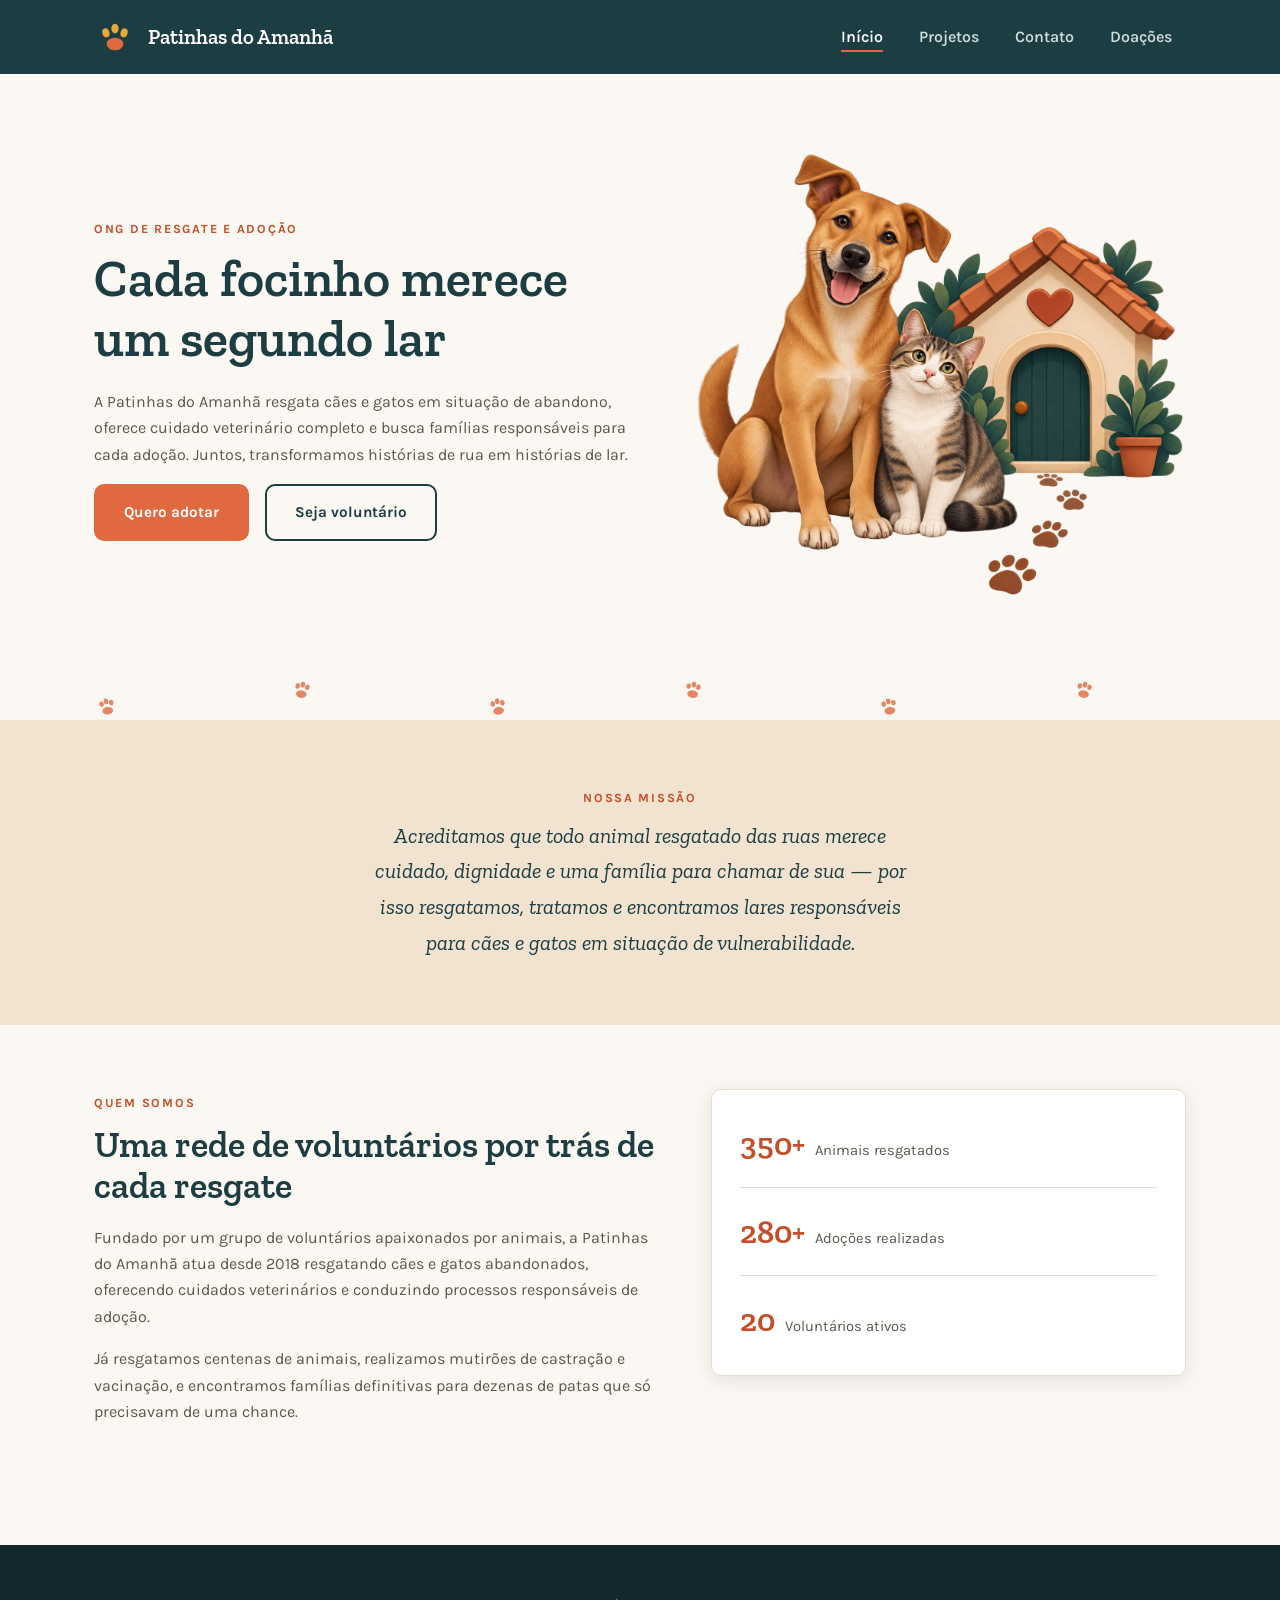
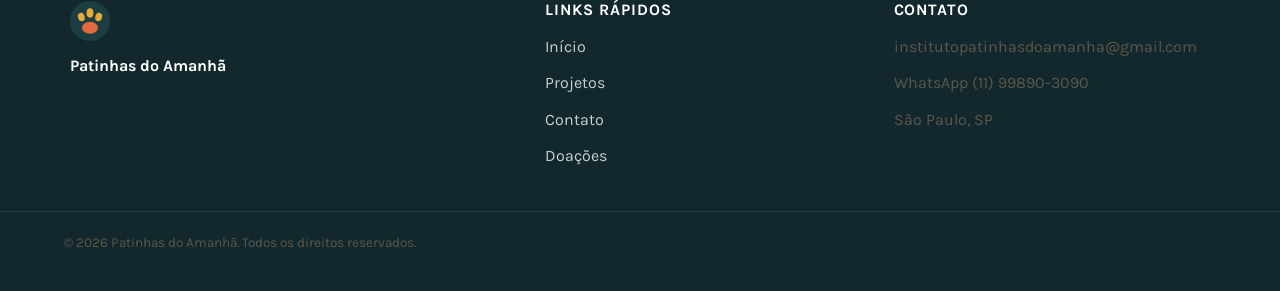
<file: Projeto 1 - ONG_Patinhas_do_Amanhã/public/index.html>
<!DOCTYPE html>
<html lang="pt-BR">
<head>
  <meta charset="UTF-8">
  <meta name="viewport" content="width=device-width, initial-scale=1.0">
  <title>Patinhas do Amanhã</title>
  <meta name="description" content="A ONG Patinha do Amanhã é, dedicada ao resgate, cuidado veterinário e adoção responsável de cães e gatos. Conheça nossos projetos e adote.">
  <link rel="icon" href="images/logo.svg" type="image/svg+xml">
  <link rel="preconnect" href="https://fonts.googleapis.com">
  <link rel="preconnect" href="https://fonts.gstatic.com" crossorigin>
  <link href="https://fonts.googleapis.com/css2?family=Karla:wght@400;500;600;700&family=Zilla+Slab:ital,wght@0,500;0,600;0,700;1,500&display=swap" rel="stylesheet">
  <link rel="stylesheet" href="css/style.css">
</head>
<body>

  <header class="site-header">
    <div class="container header-inner">
      <a href="index.html" class="logo-link">
        <img src="images/logo.svg" alt="Logotipo da Patinhas do Amanhã" class="logo">
        <span class="logo-text">Patinhas do Amanhã</span>
      </a>
      <nav class="main-nav" aria-label="Navegação principal">
        <ul>
          <li><a href="index.html" class="active">Início</a></li>
          <li><a href="projetos.html">Projetos</a></li>
          <li><a href="contato.html">Contato</a></li>
		  <li><a href="doacoes.html">Doações</a></li>
        </ul>
      </nav>
    </div>
  </header>

  <main>
    <section class="hero">
      <div class="container hero-inner">
        <div class="hero-text">
          <span class="eyebrow">ONG de Resgate e Adoção</span>
          <h1>Cada focinho merece um segundo lar</h1>
          <p>A Patinhas do Amanhã resgata cães e gatos em situação de abandono, oferece cuidado veterinário completo e busca famílias responsáveis para cada adoção. Juntos, transformamos histórias de rua em histórias de lar.</p>
          <div class="hero-buttons">
            <a href="projetos.html" class="btn btn-primary">Quero adotar</a>
            <a href="contato.html" class="btn btn-outline">Seja voluntário</a>
          </div>
        </div>
        <div class="hero-image">
          <img src="images/banner.png" alt="Ilustração de um cachorro caramelo e um gato junto de uma casinha com coração e patinhas">
        </div>
      </div>
    </section>

    <div class="section-divider" aria-hidden="true">
      <svg viewBox="0 0 1440 60" preserveAspectRatio="none">
        <g fill="#E0693F" opacity="0.8">
          <g transform="translate(120,42) rotate(-10) scale(0.5)"><ellipse cx="0" cy="14" rx="12" ry="9"/><ellipse cx="-11" cy="-4" rx="5" ry="6.5"/><ellipse cx="0" cy="-9" rx="5.2" ry="7"/><ellipse cx="11" cy="-4" rx="5" ry="6.5"/></g>
          <g transform="translate(340,22) rotate(9) scale(0.5)"><ellipse cx="0" cy="14" rx="12" ry="9"/><ellipse cx="-11" cy="-4" rx="5" ry="6.5"/><ellipse cx="0" cy="-9" rx="5.2" ry="7"/><ellipse cx="11" cy="-4" rx="5" ry="6.5"/></g>
          <g transform="translate(560,42) rotate(-8) scale(0.5)"><ellipse cx="0" cy="14" rx="12" ry="9"/><ellipse cx="-11" cy="-4" rx="5" ry="6.5"/><ellipse cx="0" cy="-9" rx="5.2" ry="7"/><ellipse cx="11" cy="-4" rx="5" ry="6.5"/></g>
          <g transform="translate(780,22) rotate(7) scale(0.5)"><ellipse cx="0" cy="14" rx="12" ry="9"/><ellipse cx="-11" cy="-4" rx="5" ry="6.5"/><ellipse cx="0" cy="-9" rx="5.2" ry="7"/><ellipse cx="11" cy="-4" rx="5" ry="6.5"/></g>
          <g transform="translate(1000,42) rotate(-9) scale(0.5)"><ellipse cx="0" cy="14" rx="12" ry="9"/><ellipse cx="-11" cy="-4" rx="5" ry="6.5"/><ellipse cx="0" cy="-9" rx="5.2" ry="7"/><ellipse cx="11" cy="-4" rx="5" ry="6.5"/></g>
          <g transform="translate(1220,22) rotate(8) scale(0.5)"><ellipse cx="0" cy="14" rx="12" ry="9"/><ellipse cx="-11" cy="-4" rx="5" ry="6.5"/><ellipse cx="0" cy="-9" rx="5.2" ry="7"/><ellipse cx="11" cy="-4" rx="5" ry="6.5"/></g>
        </g>
      </svg>
    </div>

    <section class="section-tint">
      <div class="container mission-inner">
        <span class="eyebrow">Nossa Missão</span>
        <p>Acreditamos que todo animal resgatado das ruas merece cuidado, dignidade e uma família para chamar de sua — por isso resgatamos, tratamos e encontramos lares responsáveis para cães e gatos em situação de vulnerabilidade.</p>
      </div>
    </section>

    <section>
      <div class="container about-inner">
        <div class="about-text">
          <span class="eyebrow">Quem Somos</span>
          <h2>Uma rede de voluntários por trás de cada resgate</h2>
          <p>Fundado por um grupo de voluntários apaixonados por animais, a Patinhas do Amanhã atua desde 2018 resgatando cães e gatos abandonados, oferecendo cuidados veterinários e conduzindo processos responsáveis de adoção.</p>
          <p>Já resgatamos centenas de animais, realizamos mutirões de castração e vacinação, e encontramos famílias definitivas para dezenas de patas que só precisavam de uma chance.</p>
        </div>
        <div class="stats">
          <div class="stat-item"><span class="stat-number">350+</span><span class="stat-label">Animais resgatados</span></div>
          <div class="stat-item"><span class="stat-number">280+</span><span class="stat-label">Adoções realizadas</span></div>
          <div class="stat-item"><span class="stat-number">20</span><span class="stat-label">Voluntários ativos</span></div>
        </div>
      </div>
    </section>
  </main>

  <footer class="site-footer">
    <div class="container footer-inner">
      <div class="footer-brand">
        <img src="images/logo.svg" alt="Logotipo da Patinhas do Amanhã" class="logo logo-footer">
        <p><strong>Patinhas do Amanhã</strong></p>
        
      </div>
      <div class="footer-links">
        <h3>Links Rápidos</h3>
        <ul>
          <li><a href="index.html">Início</a></li>
          <li><a href="projetos.html">Projetos</a></li>
          <li><a href="contato.html">Contato</a></li>
		  <li><a href="doacoes.html">Doações</a></li>
        </ul>
      </div>
      <div class="footer-contact">
        <h3>Contato</h3>
        <p>institutopatinhasdoamanha@gmail.com</p>
        <p>WhatsApp (11) 99890-3090</p>
        <p>São Paulo, SP</p>
      </div>
    </div>
    <div class="footer-bottom">
      <p>&copy; 2026 Patinhas do Amanhã. Todos os direitos reservados.</p>
    </div>
  </footer>

</body>
</html>
</file>
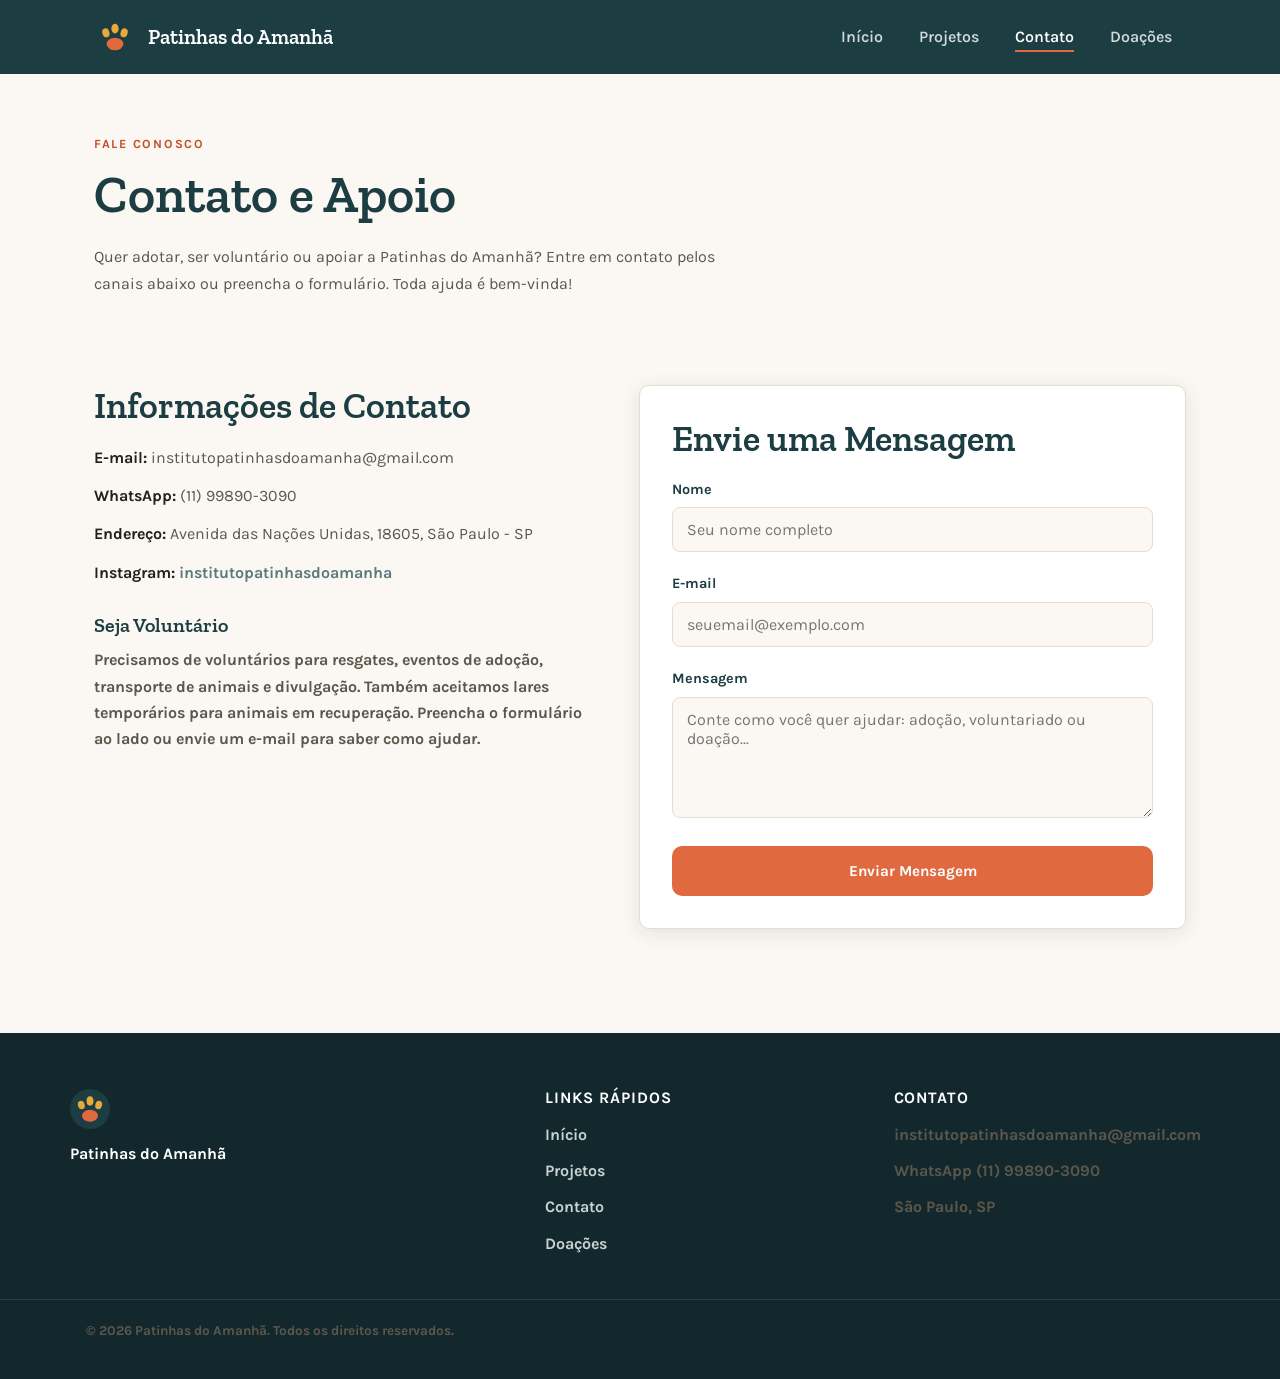
<file: Projeto 1 - ONG_Patinhas_do_Amanhã/public/contato.html>
<!DOCTYPE html>
<html lang="pt-BR">
<head>
  <meta charset="UTF-8">
  <meta name="viewport" content="width=device-width, initial-scale=1.0">
  <title>Contato | Patinhas do Amanhã</title>
  <meta name="description" content="Fale com a Patinhas do Amanhã, conheça as formas de contato e envie sua mensagem para adotar, ser voluntário ou apoiar nossos resgates.">
  <link rel="icon" href="images/logo.svg" type="image/svg+xml">
  <link rel="preconnect" href="https://fonts.googleapis.com">
  <link rel="preconnect" href="https://fonts.gstatic.com" crossorigin>
  <link href="https://fonts.googleapis.com/css2?family=Karla:wght@400;500;600;700&family=Zilla+Slab:ital,wght@0,500;0,600;0,700;1,500&display=swap" rel="stylesheet">
  <link rel="stylesheet" href="css/style.css">
</head>
<body>

  <header class="site-header">
    <div class="container header-inner">
      <a href="index.html" class="logo-link">
        <img src="images/logo.svg" alt="Logotipo da Patinhas do Amanhã" class="logo">
        <span class="logo-text">Patinhas do Amanhã</span>
      </a>
      <nav class="main-nav" aria-label="Navegação principal">
        <ul>
          <li><a href="index.html">Início</a></li>
          <li><a href="projetos.html">Projetos</a></li>
          <li><a href="contato.html" class="active">Contato</a></li>
		  <li><a href="doacoes.html">Doações</a></li>
        </ul>
      </nav>
    </div>
  </header>

  <main>
    <section class="page-intro">
      <div class="container">
        <span class="eyebrow">Fale Conosco</span>
        <h1>Contato e Apoio</h1>
        <p>Quer adotar, ser voluntário ou apoiar a Patinhas do Amanhã? Entre em contato pelos canais abaixo ou preencha o formulário. Toda ajuda é bem-vinda!</p>
      </div>
    </section>

    <section>
      <div class="container contact-grid">

        <div class="contact-details">
          <h2>Informações de Contato</h2>
          <ul class="contact-list">
            <li><strong>E-mail:</strong> institutopatinhasdoamanha@gmail.com</li>
            <li><strong>WhatsApp:</strong> (11) 99890-3090</li>
            <li><strong>Endereço:</strong> Avenida das Nações Unidas, 18605, São Paulo - SP</li>
			<li><strong>Instagram:<a href="https://www.instagram.com/institutopatinhasdoamanha?stkn=MWpyeHhhbTg2emV4dw%3D%3D" target="_blank" rel="noopener noreferrer">
institutopatinhasdoamanha
</a>
          </ul>

          <h3>Seja Voluntário</h3>
          <p>Precisamos de voluntários para resgates, eventos de adoção, transporte de animais e divulgação. Também aceitamos lares temporários para animais em recuperação. Preencha o formulário ao lado ou envie um e-mail para saber como ajudar.</p>
        </div>

        <div class="contact-form-wrapper">
          <h2>Envie uma Mensagem</h2>
          <form id="contact-form">
            <label for="name">Nome</label>
            <input type="text" id="name" name="name" placeholder="Seu nome completo" required>

            <label for="email">E-mail</label>
            <input type="email" id="email" name="email" placeholder="seuemail@exemplo.com" required>

            <label for="message">Mensagem</label>
            <textarea id="message" name="message" rows="5" placeholder="Conte como você quer ajudar: adoção, voluntariado ou doação..." required></textarea>

            <button type="submit" class="btn btn-primary">Enviar Mensagem</button>
          </form>
          <div id="contact-success" class="form-success" role="status" hidden>Obrigado pelo seu contato!</div>
		  <button type="button" id="new-mensage-button" class="btn btn-primary" role="status" hidden>Mandar nova mensagem</button>
        </div>

      </div>
    </section>
  </main>

  <footer class="site-footer">
    <div class="container footer-inner">
      <div class="footer-brand">
        <img src="images/logo.svg" alt="Logotipo da Patinhas do Amanhã" class="logo logo-footer">
        <p><strong>Patinhas do Amanhã</strong></p>
        
      </div>
      <div class="footer-links">
        <h3>Links Rápidos</h3>
        <ul>
          <li><a href="index.html">Início</a></li>
          <li><a href="projetos.html">Projetos</a></li>
          <li><a href="contato.html">Contato</a></li>
		  <li><a href="doacoes.html">Doações</a></li>
        </ul>
      </div>
      <div class="footer-contact">
        <h3>Contato</h3>
        <p>institutopatinhasdoamanha@gmail.com</p>
        <p>WhatsApp (11) 99890-3090</p>
        <p>São Paulo, SP</p>
      </div>
    </div>
    <div class="footer-bottom">
      <p>&copy; 2026 Patinhas do Amanhã. Todos os direitos reservados.</p>
    </div>
  </footer>

  <script src="js/contato.js"></script>
</body>
</html>
</file>
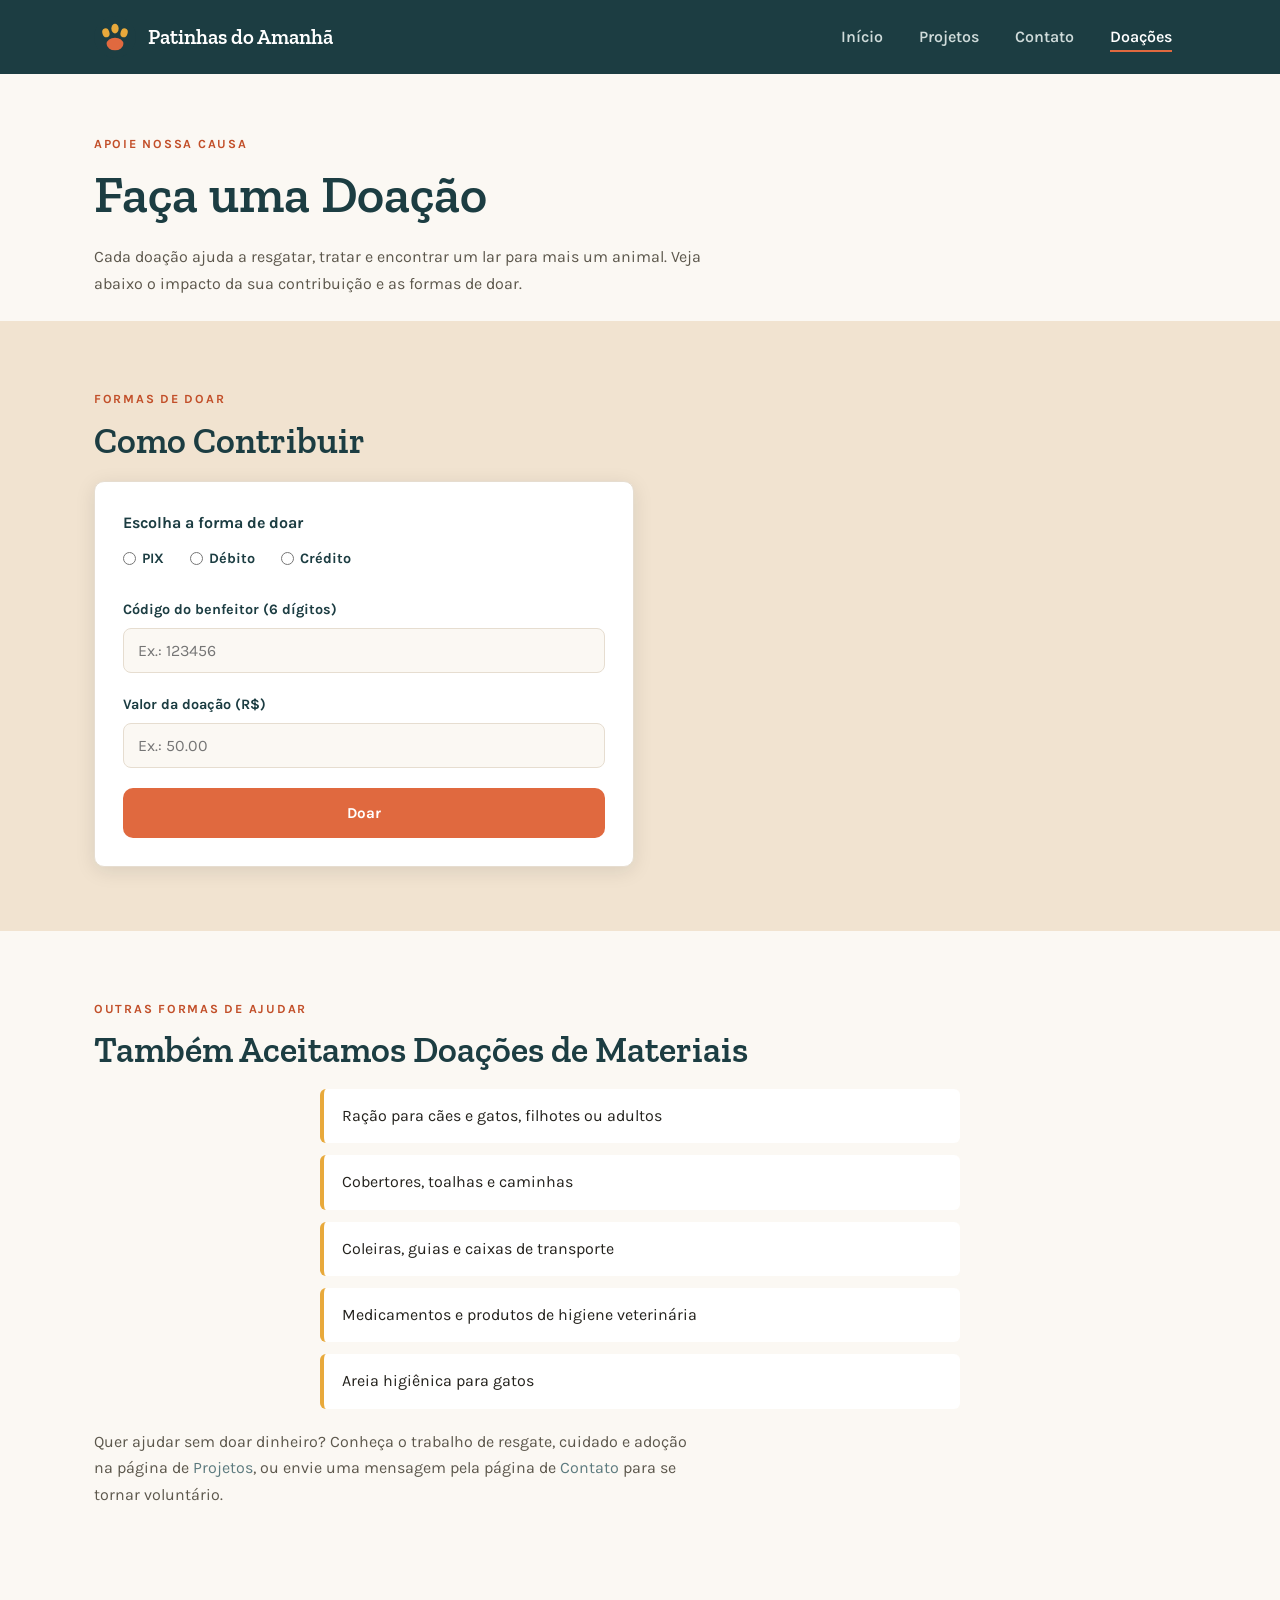
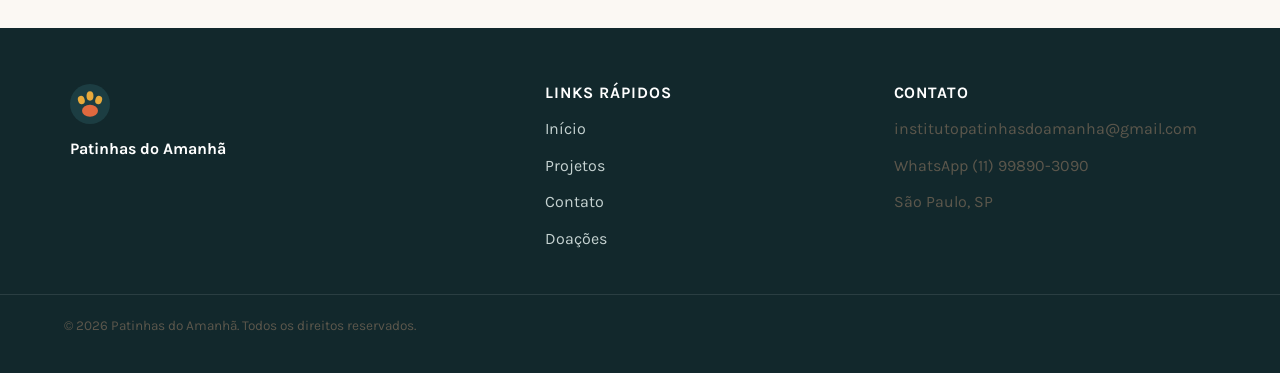
<file: Projeto 1 - ONG_Patinhas_do_Amanhã/public/doacoes.html>
<!DOCTYPE html>
<html lang="pt-BR">
<head>
  <meta charset="UTF-8">
  <meta name="viewport" content="width=device-width, initial-scale=1.0">
  <title>Doações | Patinhas do Amanhã</title>
  <meta name="description" content="Faça uma doação para a Patinhas do Amanhã e ajude a resgatar, tratar e encontrar um lar para cães e gatos. Veja o impacto da sua contribuição e as formas de doar.">
  <link rel="icon" href="images/logo.svg" type="image/svg+xml">
  <link rel="preconnect" href="https://fonts.googleapis.com">
  <link rel="preconnect" href="https://fonts.gstatic.com" crossorigin>
  <link href="https://fonts.googleapis.com/css2?family=Karla:wght@400;500;600;700&family=Zilla+Slab:ital,wght@0,500;0,600;0,700;1,500&display=swap" rel="stylesheet">
  <link rel="stylesheet" href="css/style.css">
</head>
<body>

  <header class="site-header">
    <div class="container header-inner">
      <a href="index.html" class="logo-link">
        <img src="images/logo.svg" alt="Logotipo da Patinhas do Amanhã" class="logo">
        <span class="logo-text">Patinhas do Amanhã</span>
      </a>
      <nav class="main-nav" aria-label="Navegação principal">
        <ul>
          <li><a href="index.html">Início</a></li>
          <li><a href="projetos.html">Projetos</a></li>
          <li><a href="contato.html">Contato</a></li>
		            <li><a href="doacoes.html" class="active">Doações</a></li>
        </ul>
      </nav>
    </div>
  </header>

  <main>
    <section class="page-intro">
      <div class="container">
        <span class="eyebrow">Apoie Nossa Causa</span>
        <h1>Faça uma Doação</h1>
        <p>Cada doação ajuda a resgatar, tratar e encontrar um lar para mais um animal. Veja abaixo o impacto da sua contribuição e as formas de doar.</p>
      </div>
    </section>

    <section class="section-tint">
      <div class="container">
        <span class="eyebrow">Formas de Doar</span>
        <h2>Como Contribuir</h2>

        <div class="donation-card donation-form-card">
          <form id="donation-form" action="/pagto" method="POST">
            <fieldset class="payment-options">
              <legend>Escolha a forma de doar</legend>
              <label><input type="radio" name="tipo" value="0" required> PIX</label>
              <label><input type="radio" name="tipo" value="1"> Débito</label>
              <label><input type="radio" name="tipo" value="2"> Crédito</label>
            </fieldset>
            <label for="donor-code">Código do benfeitor (6 dígitos)</label>
            <input type="text" id="donor-code" name="codigo" inputmode="numeric" maxlength="6" placeholder="Ex.: 123456" required>
            <p id="code-error" class="form-error" role="alert" hidden>Digite um código com exatamente 6 números.</p>
            <label for="donation-value">Valor da doação (R$)</label>
            <input type="number" id="donation-value" name="valor" min="0.01" step="0.01" placeholder="Ex.: 50.00" required>
            <button type="submit" class="btn btn-primary">Doar</button>
          </form>
          <div id="donation-success" class="form-success" role="status" hidden>
            <p>Obrigado pela sua doação!</p>
            <button type="button" id="new-donation-button" class="btn btn-primary">Nova doação</button>
          </div>
        </div>
      </div>
    </section>

    <section class="how-to-help">
      <div class="container">
        <span class="eyebrow">Outras Formas de Ajudar</span>
        <h2>Também Aceitamos Doações de Materiais</h2>
        <ul>
          <li>Ração para cães e gatos, filhotes ou adultos</li>
          <li>Cobertores, toalhas e caminhas</li>
          <li>Coleiras, guias e caixas de transporte</li>
          <li>Medicamentos e produtos de higiene veterinária</li>
          <li>Areia higiênica para gatos</li>
        </ul>
        <p style="margin-top: 20px;">Quer ajudar sem doar dinheiro? Conheça o trabalho de resgate, cuidado e adoção na página de <a href="projetos.html">Projetos</a>, ou envie uma mensagem pela página de <a href="contato.html">Contato</a> para se tornar voluntário.</p>
      </div>
    </section>
  </main>

  <footer class="site-footer">
    <div class="container footer-inner">
      <div class="footer-brand">
        <img src="images/logo.svg" alt="Logotipo da Patinhas do Amanhã" class="logo logo-footer">
        <p><strong>Patinhas do Amanhã</strong></p>
        
      </div>
      <div class="footer-links">
        <h3>Links Rápidos</h3>
        <ul>
          <li><a href="index.html">Início</a></li>
          <li><a href="projetos.html">Projetos</a></li>
          <li><a href="contato.html">Contato</a></li>
		  <li><a href="doacoes.html">Doações</a></li>
        </ul>
      </div>
      <div class="footer-contact">
        <h3>Contato</h3>
        <p>institutopatinhasdoamanha@gmail.com</p>
        <p>WhatsApp (11) 99890-3090</p>
        <p>São Paulo, SP</p>
      </div>
    </div>
    <div class="footer-bottom">
      <p>&copy; 2026 Patinhas do Amanhã. Todos os direitos reservados.</p>
    </div>
  </footer>

  <script src="js/doacoes.js"></script>
</body>
</html>
</file>
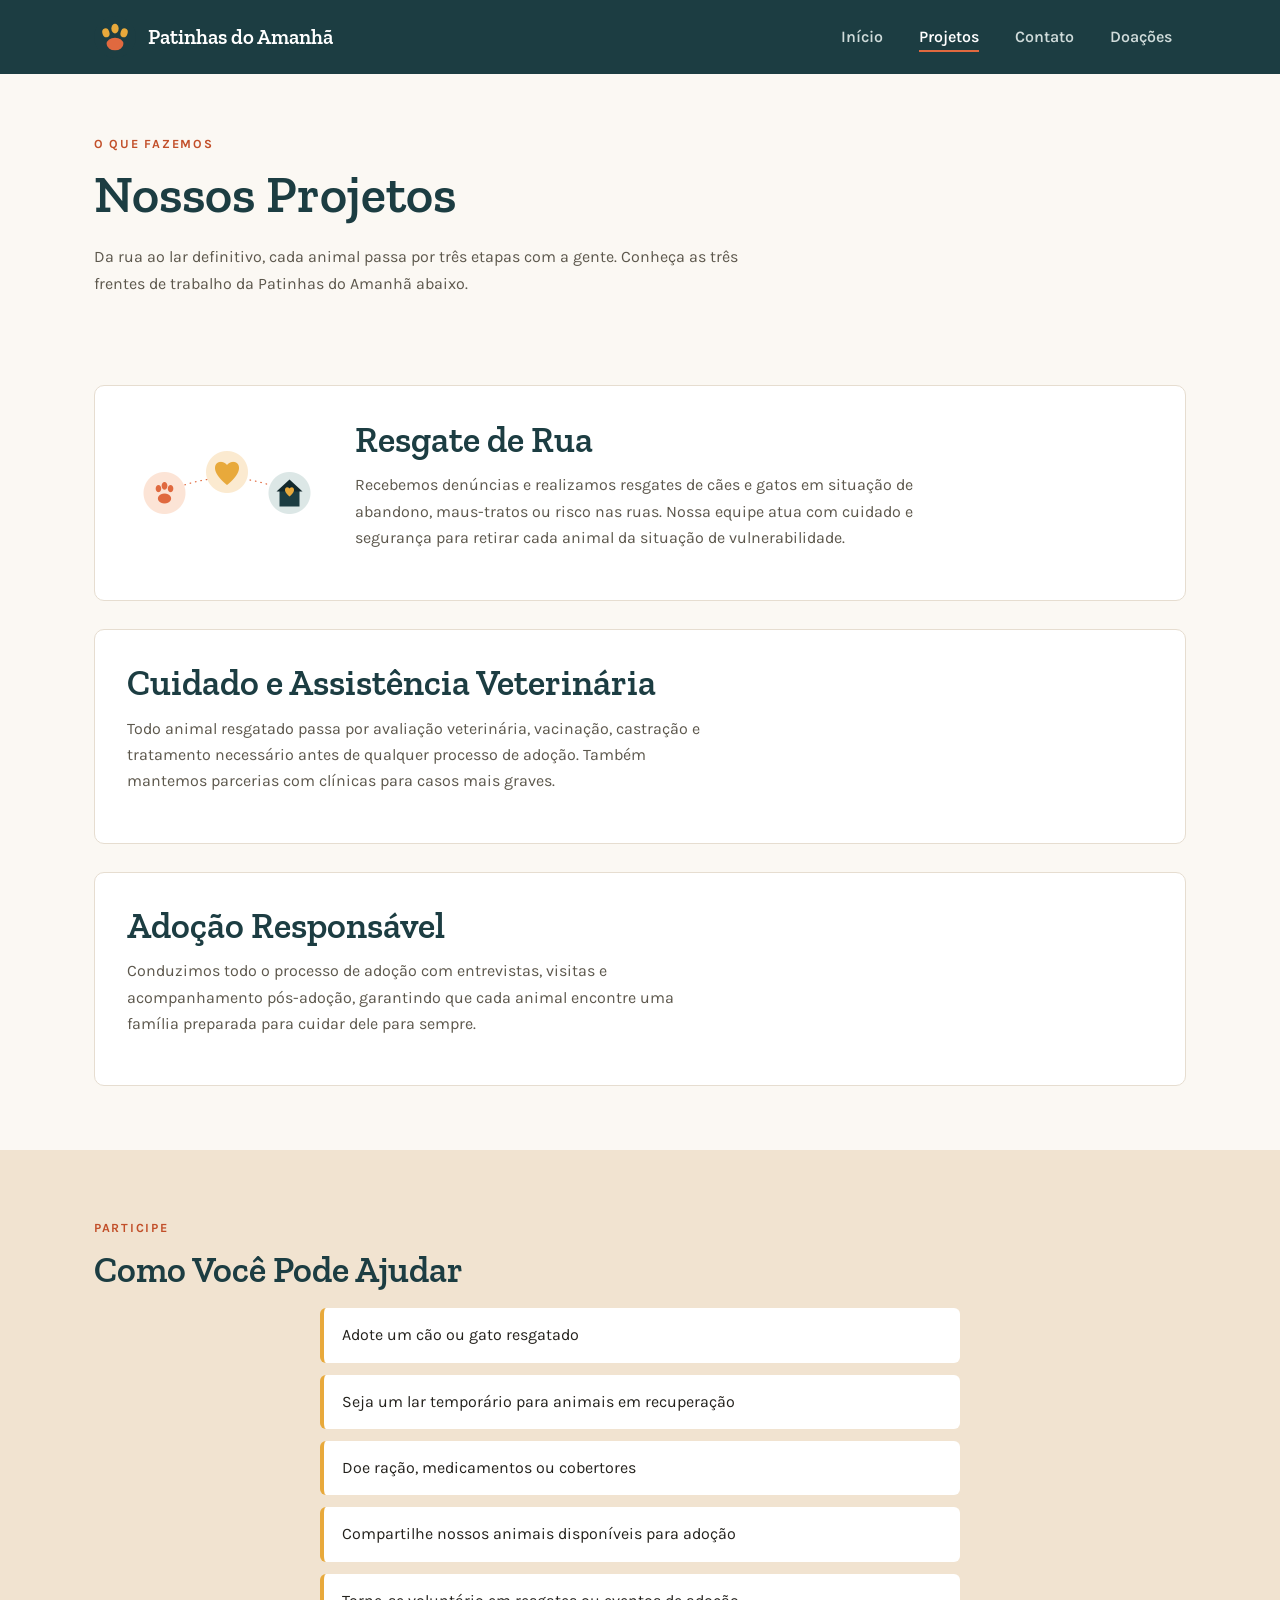
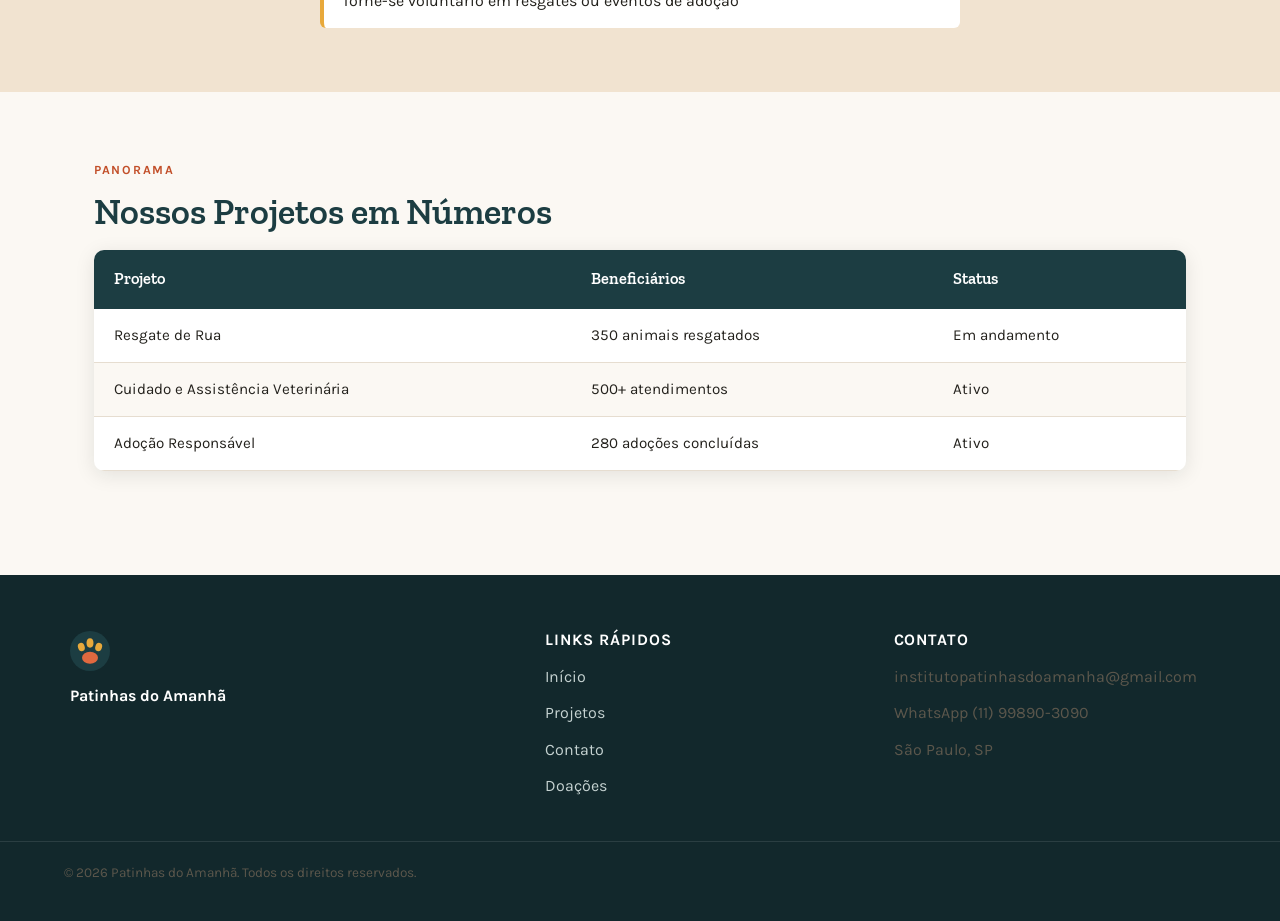
<file: Projeto 1 - ONG_Patinhas_do_Amanhã/public/projetos.html>
<!DOCTYPE html>
<html lang="pt-BR">
<head>
  <meta charset="UTF-8">
  <meta name="viewport" content="width=device-width, initial-scale=1.0">
  <title>Projetos | Patinhas do Amanhã</title>
  <meta name="description" content="Conheça os projetos da Patinhas do Amanhã: resgate de rua, cuidado e assistência veterinária, e adoção responsável de cães e gatos.">
  <link rel="icon" href="images/logo.svg" type="image/svg+xml">
  <link rel="preconnect" href="https://fonts.googleapis.com">
  <link rel="preconnect" href="https://fonts.gstatic.com" crossorigin>
  <link href="https://fonts.googleapis.com/css2?family=Karla:wght@400;500;600;700&family=Zilla+Slab:ital,wght@0,500;0,600;0,700;1,500&display=swap" rel="stylesheet">
  <link rel="stylesheet" href="css/style.css">
</head>
<body>

  <header class="site-header">
    <div class="container header-inner">
      <a href="index.html" class="logo-link">
        <img src="images/logo.svg" alt="Logotipo da Patinhas do Amanhã" class="logo">
        <span class="logo-text">Patinhas do Amanhã</span>
      </a>
      <nav class="main-nav" aria-label="Navegação principal">
        <ul>
          <li><a href="index.html">Início</a></li>
          <li><a href="projetos.html" class="active">Projetos</a></li>
          <li><a href="contato.html">Contato</a></li>
		  <li><a href="doacoes.html">Doações</a></li>
        </ul>
      </nav>
    </div>
  </header>

  <main>
    <section class="page-intro">
      <div class="container">
        <span class="eyebrow">O Que Fazemos</span>
        <h1>Nossos Projetos</h1>
        <p>Da rua ao lar definitivo, cada animal passa por três etapas com a gente. Conheça as três frentes de trabalho da Patinhas do Amanhã abaixo.</p>
      </div>
    </section>

    <section class="projects-list">
      <div class="container">

        <article class="project">
          <img src="images/projeto-jornada.png" alt="Ilustração da jornada do animal resgatado: resgate, cuidado veterinário e adoção, ligados por uma trilha pontilhada">
          <div class="project-text">
            <h2>Resgate de Rua</h2>
            <p>Recebemos denúncias e realizamos resgates de cães e gatos em situação de abandono, maus-tratos ou risco nas ruas. Nossa equipe atua com cuidado e segurança para retirar cada animal da situação de vulnerabilidade.</p>
          </div>
        </article>

        <article class="project">
          <div class="project-text">
            <h2>Cuidado e Assistência Veterinária</h2>
            <p>Todo animal resgatado passa por avaliação veterinária, vacinação, castração e tratamento necessário antes de qualquer processo de adoção. Também mantemos parcerias com clínicas para casos mais graves.</p>
          </div>
        </article>

        <article class="project">
          <div class="project-text">
            <h2>Adoção Responsável</h2>
            <p>Conduzimos todo o processo de adoção com entrevistas, visitas e acompanhamento pós-adoção, garantindo que cada animal encontre uma família preparada para cuidar dele para sempre.</p>
          </div>
        </article>

      </div>
    </section>

    <section class="section-tint how-to-help">
      <div class="container">
        <span class="eyebrow">Participe</span>
        <h2>Como Você Pode Ajudar</h2>
        <ul>
          <li>Adote um cão ou gato resgatado</li>
          <li>Seja um lar temporário para animais em recuperação</li>
          <li>Doe ração, medicamentos ou cobertores</li>
          <li>Compartilhe nossos animais disponíveis para adoção</li>
          <li>Torne-se voluntário em resgates ou eventos de adoção</li>
        </ul>
      </div>
    </section>

    <section class="projects-table">
      <div class="container">
        <span class="eyebrow">Panorama</span>
        <h2>Nossos Projetos em Números</h2>
        <div class="table-wrap">
          <table>
            <thead>
              <tr>
                <th>Projeto</th>
                <th>Beneficiários</th>
                <th>Status</th>
              </tr>
            </thead>
            <tbody>
              <tr>
                <td>Resgate de Rua</td>
                <td>350 animais resgatados</td>
                <td>Em andamento</td>
              </tr>
              <tr>
                <td>Cuidado e Assistência Veterinária</td>
                <td>500+ atendimentos</td>
                <td>Ativo</td>
              </tr>
              <tr>
                <td>Adoção Responsável</td>
                <td>280 adoções concluídas</td>
                <td>Ativo</td>
              </tr>
            </tbody>
          </table>
        </div>
      </div>
    </section>
  </main>

  <footer class="site-footer">
    <div class="container footer-inner">
      <div class="footer-brand">
        <img src="images/logo.svg" alt="Logotipo da Patinhas do Amanhã" class="logo logo-footer">
        <p><strong>Patinhas do Amanhã</strong></p>
        
      </div>
      <div class="footer-links">
        <h3>Links Rápidos</h3>
        <ul>
          <li><a href="index.html">Início</a></li>
          <li><a href="projetos.html">Projetos</a></li>
          <li><a href="contato.html">Contato</a></li>
		  <li><a href="doacoes.html">Doações</a></li>
        </ul>
      </div>
      <div class="footer-contact">
        <h3>Contato</h3>
        <p>institutopatinhasdoamanha@gmail.com</p>
        <p>WhatsApp (11) 99890-3090</p>
        <p>São Paulo, SP</p>
      </div>
    </div>
    <div class="footer-bottom">
      <p>&copy; 2026 Patinhas do Amanhã. Todos os direitos reservados.</p>
    </div>
  </footer>

</body>
</html>
</file>
<file: Projeto 1 - ONG_Patinhas_do_Amanhã/public/css/style.css>
:root {
  /* Cores */
  --petrol: #1C3D42;
  --petrol-dark: #12282C;
  --slate: #5C7A7E;
  --cream-bg: #FBF8F3;
  --sand-tint: #F1E3D0;
  --coral: #E0693F;
  --coral-dark: #C24F29;
  --honey: #E8A93B;
  --honey-dark: #C98A1E;
  --ink: #23211C;
  --ink-soft: #5C574C;
  --border: #E6DDD0;
  --white: #FFFFFF;

  /* Tipografia */
  --font-display: 'Zilla Slab', Georgia, serif;
  --font-body: 'Karla', 'Segoe UI', sans-serif;

  /* Layout */
  --container-w: 1140px;
  --radius: 10px;
  --shadow: 0 4px 20px rgba(18, 30, 32, 0.1);
}

/* Reset básico */
*, *::before, *::after { box-sizing: border-box; margin: 0; padding: 0; }
html { scroll-behavior: smooth; }
body {
  font-family: var(--font-body);
  color: var(--ink);
  background: var(--cream-bg);
  line-height: 1.65;
  -webkit-font-smoothing: antialiased;
}
img { max-width: 100%; display: block; }
a { color: var(--slate); text-decoration: none; }
ul, ol { list-style: none; }

.container {
  max-width: var(--container-w);
  margin: 0 auto;
  padding: 0 24px;
}

/* Tipografia */
h1, h2, h3 {
  font-family: var(--font-display);
  color: var(--petrol);
  line-height: 1.15;
  font-weight: 600;
}
h1 { font-size: clamp(2.25rem, 4vw + 1rem, 3.25rem); margin-bottom: 20px; }
h2 { font-size: clamp(1.75rem, 2.5vw + 1rem, 2.25rem); margin-bottom: 18px; }
h3 { font-size: 1.25rem; margin-bottom: 10px; }
p { margin-bottom: 16px; color: var(--ink-soft); max-width: 60ch; }
strong { color: var(--ink); }
.eyebrow {
  font-family: var(--font-body);
  text-transform: uppercase;
  letter-spacing: 0.14em;
  font-size: 0.78rem;
  font-weight: 700;
  color: var(--coral-dark);
  margin-bottom: 10px;
  display: inline-block;
}

/* Botões */
.btn {
  display: inline-block;
  padding: 14px 28px;
  border-radius: var(--radius);
  font-family: var(--font-body);
  font-weight: 700;
  font-size: 0.95rem;
  text-align: center;
  transition: transform 0.15s ease, box-shadow 0.15s ease, background 0.15s ease, color 0.15s ease;
  border: 2px solid transparent;
  cursor: pointer;
}
.btn-primary { background: var(--coral); color: var(--white); }
.btn-primary:hover { background: var(--coral-dark); transform: translateY(-2px); box-shadow: var(--shadow); }
.btn-outline { background: transparent; border-color: var(--petrol); color: var(--petrol); }
.btn-outline:hover { background: var(--petrol); color: var(--white); transform: translateY(-2px); }

/* Header */
.site-header { background: var(--petrol); position: sticky; top: 0; z-index: 100; }
.header-inner { display: flex; align-items: center; justify-content: space-between; padding-top: 16px; padding-bottom: 16px; }
.logo-link { display: flex; align-items: center; gap: 12px; }
.logo { width: 42px; height: 42px; }
.logo-text { font-family: var(--font-display); color: var(--white); font-size: 1.3rem; font-weight: 600; }
.main-nav ul { display: flex; gap: 8px; }
.main-nav a { color: #CFDBDA; font-weight: 600; padding: 8px 14px; border-radius: 6px; transition: background 0.15s ease, color 0.15s ease; position: relative; }
.main-nav a:hover { background: rgba(255,255,255,0.08); color: var(--white); }
.main-nav a.active { color: var(--white); }
.main-nav a.active::after { content: ""; position: absolute; left: 14px; right: 14px; bottom: 2px; height: 2px; background: var(--coral); }

/* Hero */
.hero { padding: 72px 0 60px; }
.hero-inner { display: grid; grid-template-columns: 1.1fr 1fr; gap: 48px; align-items: center; }
.hero-buttons { display: flex; gap: 16px; flex-wrap: wrap; margin-top: 8px; }
.hero-image img { border-radius: 16px; box-shadow: var(--shadow); }

/* Divisor decorativo (trilha de patinhas) */
.section-divider { display: block; line-height: 0; }
.section-divider svg { width: 100%; height: 50px; display: block; }

/* Seções */
section { padding: 64px 0; }
.section-tint { background: var(--sand-tint); }
.page-intro { padding: 56px 0 8px; }
.page-intro p { max-width: 65ch; }

.mission-inner { max-width: 720px; margin: 0 auto; text-align: center; }
.mission-inner p { margin: 0 auto; font-family: var(--font-display); font-style: italic; font-size: 1.35rem; color: var(--petrol); max-width: 46ch; }

.about-inner { display: grid; grid-template-columns: 1.2fr 1fr; gap: 48px; align-items: start; }
.stats { display: grid; gap: 18px; background: var(--white); border: 1px solid var(--border); border-radius: var(--radius); padding: 28px; box-shadow: var(--shadow); }
.stat-item { display: flex; align-items: baseline; gap: 10px; border-bottom: 1px solid var(--border); padding-bottom: 16px; }
.stat-item:last-child { border-bottom: none; padding-bottom: 0; }
.stat-number { font-family: var(--font-display); font-size: 2rem; color: var(--coral-dark); font-weight: 600; }
.stat-label { color: var(--ink-soft); font-size: 0.92rem; }

/* Projetos */
.project { background: var(--white); border: 1px solid var(--border); border-radius: var(--radius); padding: 32px; margin-bottom: 28px; display: grid; grid-template-columns: auto 1fr; gap: 28px; align-items: center; }
.project:last-child { margin-bottom: 0; }
.project img { width: 200px; border-radius: 8px; }
.project-text h2 { margin-bottom: 12px; }

.how-to-help ul { display: grid; gap: 12px; max-width: 640px; margin: 0 auto; }
.how-to-help li { background: var(--white); border-left: 4px solid var(--honey); padding: 14px 18px; border-radius: 6px; color: var(--ink); }

/* Tabela */
.table-wrap { overflow-x: auto; background: var(--white); border-radius: var(--radius); box-shadow: var(--shadow); }
table { width: 100%; border-collapse: collapse; font-size: 0.95rem; }
thead { background: var(--petrol); }
th { color: var(--white); text-align: left; padding: 16px 20px; font-weight: 600; font-family: var(--font-display); font-size: 1.02rem; }
td { padding: 14px 20px; border-bottom: 1px solid var(--border); color: var(--ink); }
tbody tr:nth-child(even) { background: var(--cream-bg); }
tbody tr:hover { background: var(--sand-tint); }

/* Contato */
.contact-grid { display: grid; grid-template-columns: 1fr 1.1fr; gap: 48px; align-items: start; }
.contact-list li { margin-bottom: 12px; color: var(--ink-soft); }
.contact-details h3 { margin-top: 28px; }
.social-links { display: flex; gap: 10px; flex-wrap: wrap; }
.social-links a { background: var(--white); border: 1px solid var(--border); padding: 8px 16px; border-radius: 999px; color: var(--petrol); font-weight: 600; font-size: 0.9rem; transition: background 0.15s ease, color .15s ease; display: inline-block; }
.social-links a:hover { background: var(--petrol); color: var(--white); }

.contact-form-wrapper { background: var(--white); border: 1px solid var(--border); border-radius: var(--radius); padding: 32px; box-shadow: var(--shadow); }
form label { display: block; font-weight: 700; margin-bottom: 6px; font-size: 0.9rem; color: var(--petrol); }
form input, form textarea { width: 100%; padding: 12px 14px; margin-bottom: 20px; border: 1.5px solid var(--border); border-radius: 8px; font-family: var(--font-body); font-size: 1rem; color: var(--ink); background: var(--cream-bg); transition: border-color 0.15s ease, background 0.15s ease; }
form input:focus, form textarea:focus { outline: none; border-color: var(--coral); background: var(--white); }
form textarea { resize: vertical; min-height: 120px; }
form button { width: 100%; }
#new-mensage-button {
  display: block;
  margin-left: auto;
  margin-right: auto;
}
#contact-success {
  margin-bottom: 1.5rem; /* Ajuste o valor (ex: 20px, 1.5rem) conforme o espaço desejado */
}

/* Footer */
.site-footer { background: var(--petrol-dark); color: #C6D3D2; margin-top: 40px; }
.footer-inner { display: grid; grid-template-columns: 1.4fr 1fr 1fr; gap: 32px; padding: 56px 0 32px; }
.footer-brand .logo-footer { width: 40px; height: 40px; margin-bottom: 12px; }
.footer-brand p { color: #C6D3D2; }
.footer-tagline { font-style: italic; font-family: var(--font-display); font-size: 0.95rem; }
.site-footer h3 { color: var(--white); font-size: 1rem; font-family: var(--font-body); font-weight: 700; margin-bottom: 14px; text-transform: uppercase; letter-spacing: 0.06em; }
.site-footer a { color: #C6D3D2; }
.site-footer a:hover { color: var(--coral); }
.footer-links li, .footer-contact p { margin-bottom: 10px; }
.footer-social .social-links a { background: rgba(255,255,255,0.06); border-color: rgba(255,255,255,0.15); color: #C6D3D2; }
.footer-social .social-links a:hover { background: var(--coral); color: var(--white); border-color: var(--coral); }
.footer-bottom { border-top: 1px solid rgba(255,255,255,0.1); padding: 20px 0; text-align: center; font-size: 0.85rem; color: #8FA6A4; }

/* Doações */
.donation-methods { display: grid; grid-template-columns: 1fr 1fr; gap: 24px; margin-top: 8px; }
.donation-card { background: var(--white); border: 1px solid var(--border); border-radius: var(--radius); padding: 28px; box-shadow: var(--shadow); }
.donation-card h3 { margin-bottom: 12px; }
.pix-key { display: inline-block; background: var(--sand-tint); border: 1.5px dashed var(--coral); border-radius: 8px; padding: 10px 16px; font-weight: 700; color: var(--petrol); margin: 6px 0 10px; word-break: break-all; }
.bank-details dt { font-weight: 700; color: var(--petrol); margin-top: 10px; font-size: 0.9rem; }
.bank-details dd { color: var(--ink-soft); }
.recurring-note { background: var(--sand-tint); border-radius: var(--radius); padding: 24px 28px; margin-top: 24px; }

/* Foco de teclado */
a:focus-visible, button:focus-visible, input:focus-visible, textarea:focus-visible {
  outline: 3px solid var(--coral); outline-offset: 2px;
}

/* Respeita usuários com preferência por menos movimento */
@media (prefers-reduced-motion: reduce) {
  * { transition: none !important; scroll-behavior: auto !important; }
}

/* Responsivo */
@media (max-width: 860px) {
  .hero-inner, .about-inner, .contact-grid, .donation-methods { grid-template-columns: 1fr; }
  .hero-image { order: -1; }
  .footer-inner { grid-template-columns: 1fr 1fr; }
  .project { grid-template-columns: 1fr; text-align: left; }
  .project img { width: 160px; }
}

@media (max-width: 640px) {
  .header-inner { flex-direction: column; gap: 14px; }
  .main-nav ul { gap: 4px; }
  .footer-inner { grid-template-columns: 1fr; }
  section { padding: 48px 0; }
  .hero { padding: 48px 0 40px; }
}

.footer-brand strong { color: #FFFFFF; }
.hero-image img { box-shadow: none; }
.payment-options { border: 0; padding: 0; margin: 0 0 22px; }
.payment-options legend { font-weight: 700; color: var(--petrol); margin-bottom: 10px; }
.payment-options label { display: inline-flex; align-items: center; gap: 6px; margin-right: 22px; cursor: pointer; }
.payment-options input { width: auto; margin: 0; }
.donation-form-card { max-width: 540px; margin-top: 20px; }
.form-error { color: #A32222; margin: -12px 0 16px; }
.form-success { padding: 22px; background: #E2F2E8; border-radius: 8px; color: #19573B; font-size: 1.2rem; font-weight: 700; }
[hidden] { display: none !important; }

.form-success p { margin: 0 0 18px; }
.form-success .btn { display: inline-block; }
</file>
